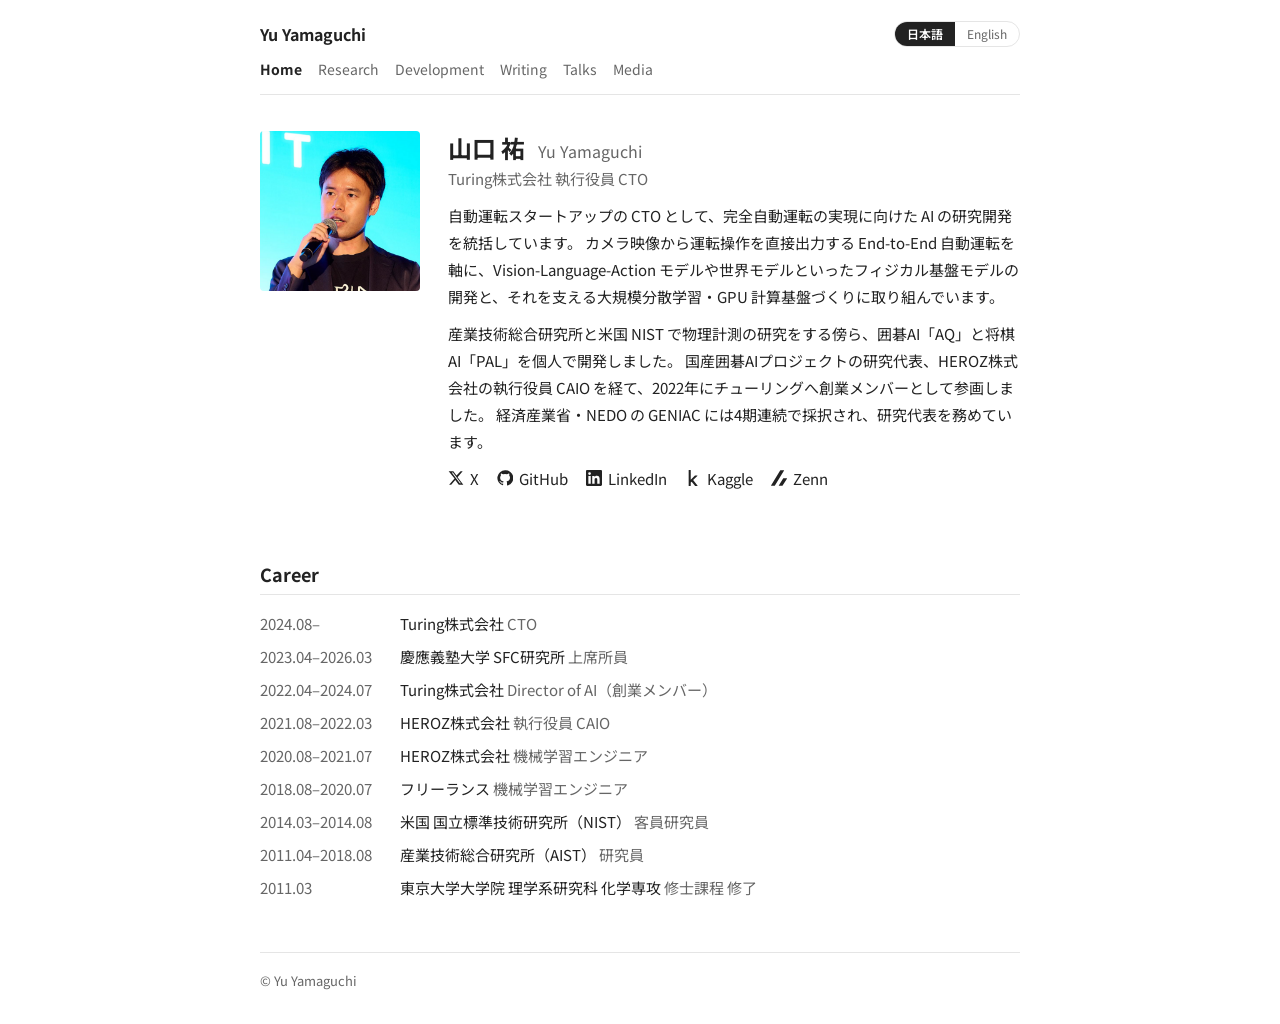
<file: index.html>
<!doctype html>
<html lang="ja">
<head>
  <meta charset="utf-8">
  <meta name="viewport" content="width=device-width, initial-scale=1">
  <title>Yu Yamaguchi | 山口 祐</title>
  <meta name="description" content="山口 祐（Yu Yamaguchi）の個人ページ。自動運転AI、基盤モデル、強化学習、ゲームAI。">
  <meta property="og:title" content="Yu Yamaguchi | 山口 祐">
  <meta property="og:image" content="assets/images/web/turing-official/turipo-cto-profile-stage.png">
  <meta name="twitter:card" content="summary">
  <link rel="icon" href="favicon.svg?v=202610211047" type="image/svg+xml">
  <link rel="icon" href="favicon-32.png?v=202610211047" type="image/png" sizes="32x32">
  <link rel="apple-touch-icon" href="apple-touch-icon.png?v=202610211047">
  <link rel="preconnect" href="https://fonts.googleapis.com">
  <link rel="preconnect" href="https://fonts.gstatic.com" crossorigin>
  <link href="https://fonts.googleapis.com/css2?family=Noto+Sans+JP:wght@400;500;700&display=swap" rel="stylesheet">
  <link rel="stylesheet" href="assets/css/style.css?v=202611181814">
</head>
<body data-page="index.html">
  <div class="wrap">
    <header class="header" id="site-header"></header>
    <main>
      <section class="intro">
        <img class="photo" src="assets/images/web/turing-official/turipo-cto-profile-stage.png" alt="山口 祐" width="160" height="160">
        <div>
          <h1 data-en="Yu Yamaguchi &lt;span&gt;山口 祐&lt;/span&gt;">山口 祐 <span>Yu Yamaguchi</span></h1>
          <p class="affil" data-en="Executive Officer &amp; CTO, Turing Inc.">Turing株式会社 執行役員 CTO</p>
          <p data-en="As CTO of an autonomous driving startup, I lead AI research and development toward fully autonomous driving. Centered on End-to-End driving, which outputs driving controls directly from camera images, I work on physical foundation models such as Vision-Language-Action models and world models, as well as the large-scale distributed training and GPU infrastructure behind them.">
            自動運転スタートアップの CTO として、完全自動運転の実現に向けた AI の研究開発を統括しています。
            カメラ映像から運転操作を直接出力する End-to-End 自動運転を軸に、Vision-Language-Action モデルや世界モデルといったフィジカル基盤モデルの開発と、それを支える大規模分散学習・GPU 計算基盤づくりに取り組んでいます。
          </p>
          <p data-en="While researching physical measurement at AIST and the U.S. NIST, I independently developed the Go AI “AQ” and the Shogi AI “PAL”. After leading a Japanese Go AI project and serving as Executive Officer and CAIO at HEROZ, Inc., I joined Turing as a founding member in 2022. Our projects have been selected for four consecutive rounds of GENIAC, the generative AI program of METI and NEDO, where I serve as principal investigator.">
            産業技術総合研究所と米国 NIST で物理計測の研究をする傍ら、囲碁AI「AQ」と将棋AI「PAL」を個人で開発しました。
            国産囲碁AIプロジェクトの研究代表、HEROZ株式会社の執行役員 CAIO を経て、2022年にチューリングへ創業メンバーとして参画しました。
            経済産業省・NEDO の GENIAC には4期連続で採択され、研究代表を務めています。
          </p>
          <p class="profile-links" id="profile-links"></p>
        </div>
      </section>

      <section>
        <h2>Career</h2>
        <ul class="list" id="career-list"></ul>
      </section>
    </main>
    <footer class="footer" id="site-footer"></footer>
  </div>
  <script src="assets/js/i18n.js?v=202611181814"></script>
  <script src="assets/js/data.js?v=202611181814"></script>
  <script src="assets/js/main.js?v=202611181814"></script>
</body>
</html>
</file>
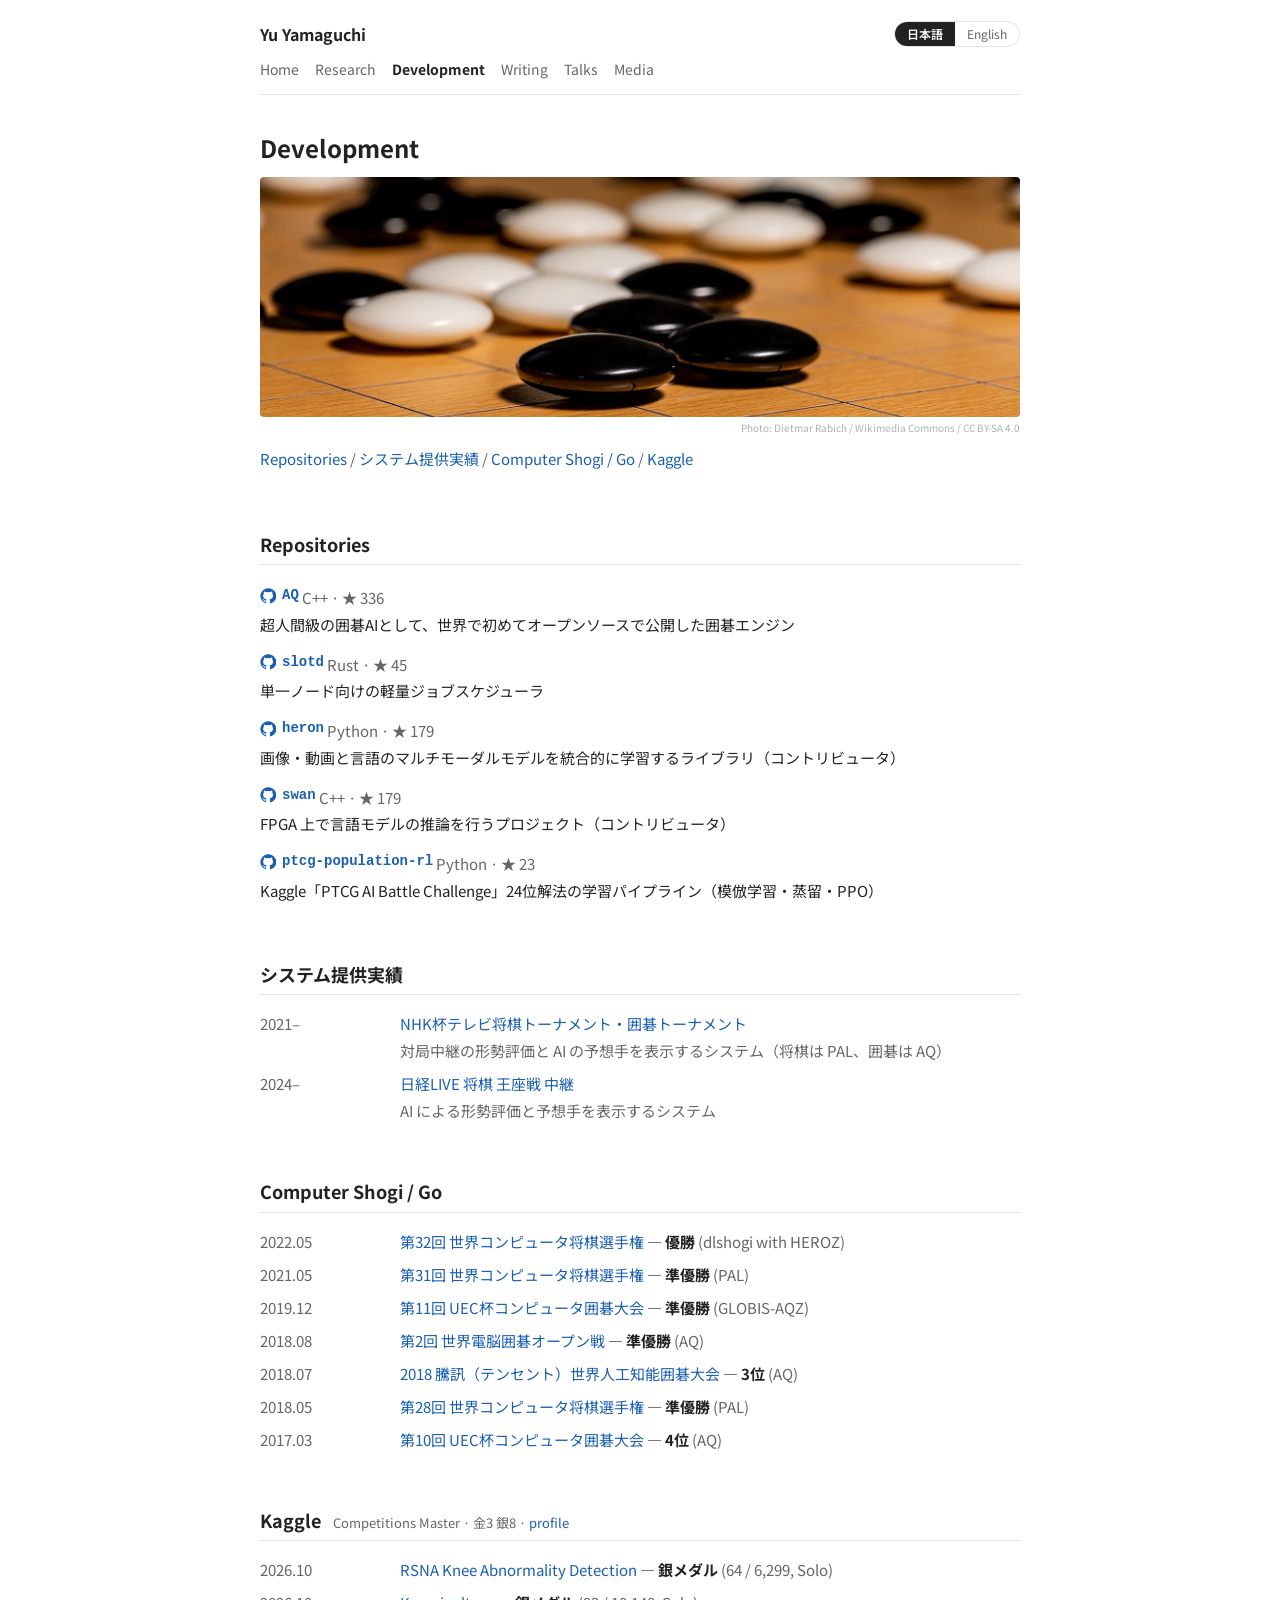
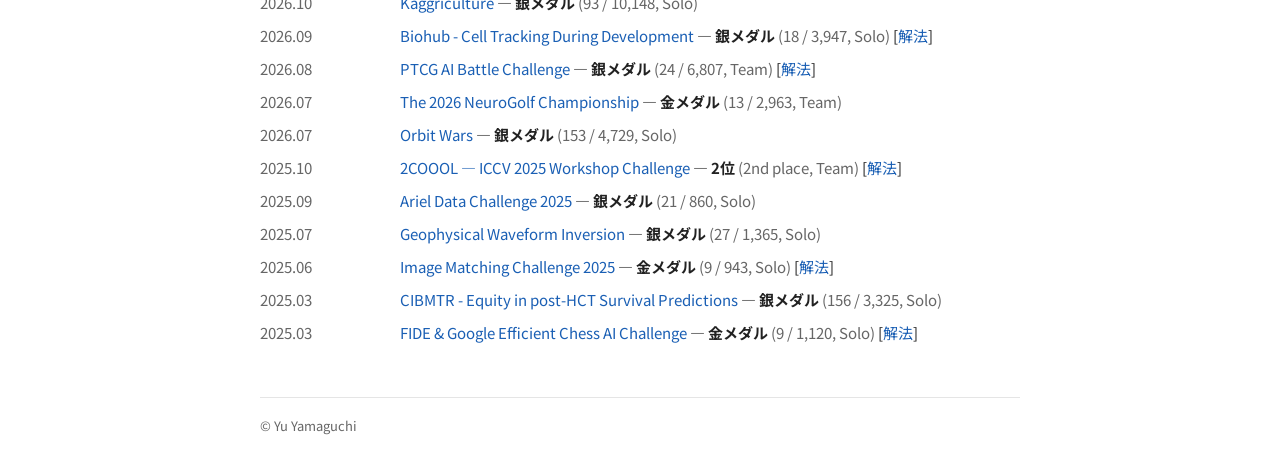
<file: development.html>
<!doctype html>
<html lang="ja">
<head>
  <meta charset="utf-8">
  <meta name="viewport" content="width=device-width, initial-scale=1">
  <title>Development | Yu Yamaguchi</title>
  <meta name="description" content="山口 祐（Yu Yamaguchi）の個人ページ。自動運転AI、基盤モデル、強化学習、ゲームAI。">
  <meta property="og:title" content="Development | Yu Yamaguchi">
  <meta property="og:image" content="assets/images/web/turing-official/turipo-cto-profile-stage.png">
  <meta name="twitter:card" content="summary">
  <link rel="icon" href="favicon.svg?v=202610211047" type="image/svg+xml">
  <link rel="icon" href="favicon-32.png?v=202610211047" type="image/png" sizes="32x32">
  <link rel="apple-touch-icon" href="apple-touch-icon.png?v=202610211047">
  <link rel="preconnect" href="https://fonts.googleapis.com">
  <link rel="preconnect" href="https://fonts.gstatic.com" crossorigin>
  <link href="https://fonts.googleapis.com/css2?family=Noto+Sans+JP:wght@400;500;700&display=swap" rel="stylesheet">
  <link rel="stylesheet" href="assets/css/style.css?v=202611181814">
</head>
<body data-page="development.html">
  <div class="wrap">
    <header class="header" id="site-header"></header>
    <main>
      <h1 class="page-title">Development</h1>
      <figure class="page-photo"><img src="assets/images/site/competitions.jpg" alt="碁盤と碁石" style="object-position: center 60%"><figcaption class="credit">Photo: Dietmar Rabich / <a href="https://commons.wikimedia.org/wiki/File:Go_--_2021_--_6748.jpg">Wikimedia Commons</a> / <a href="https://creativecommons.org/licenses/by-sa/4.0/">CC BY-SA 4.0</a></figcaption></figure>
      <p class="note" id="dev-toc"></p>

      <section id="repositories">
        <h2>Repositories</h2>
        <ul class="list list--repos" id="repo-list"></ul>
      </section>

      <section id="systems">
        <h2 data-en="Systems in Service">システム提供実績</h2>
        <ul class="list" id="system-list"></ul>
      </section>

      <section id="shogi-go">
        <h2>Computer Shogi / Go</h2>
        <ul class="list" id="shogigo-list"></ul>
      </section>

      <section id="kaggle">
        <h2 data-en="Kaggle &lt;span class=&quot;h-note&quot;&gt;Competitions Master · 3 Gold, 8 Silver · &lt;a href=&quot;https://www.kaggle.com/ymgpalaqs&quot;&gt;profile&lt;/a&gt;&lt;/span&gt;">Kaggle <span class="h-note">Competitions Master · 金3 銀8 · <a href="https://www.kaggle.com/ymgpalaqs">profile</a></span></h2>
        <ul class="list" id="kaggle-list"></ul>
      </section>
    </main>
    <footer class="footer" id="site-footer"></footer>
  </div>
  <script src="assets/js/i18n.js?v=202611181814"></script>
  <script src="assets/js/data.js?v=202611181814"></script>
  <script src="assets/js/main.js?v=202611181814"></script>
</body>
</html>
</file>
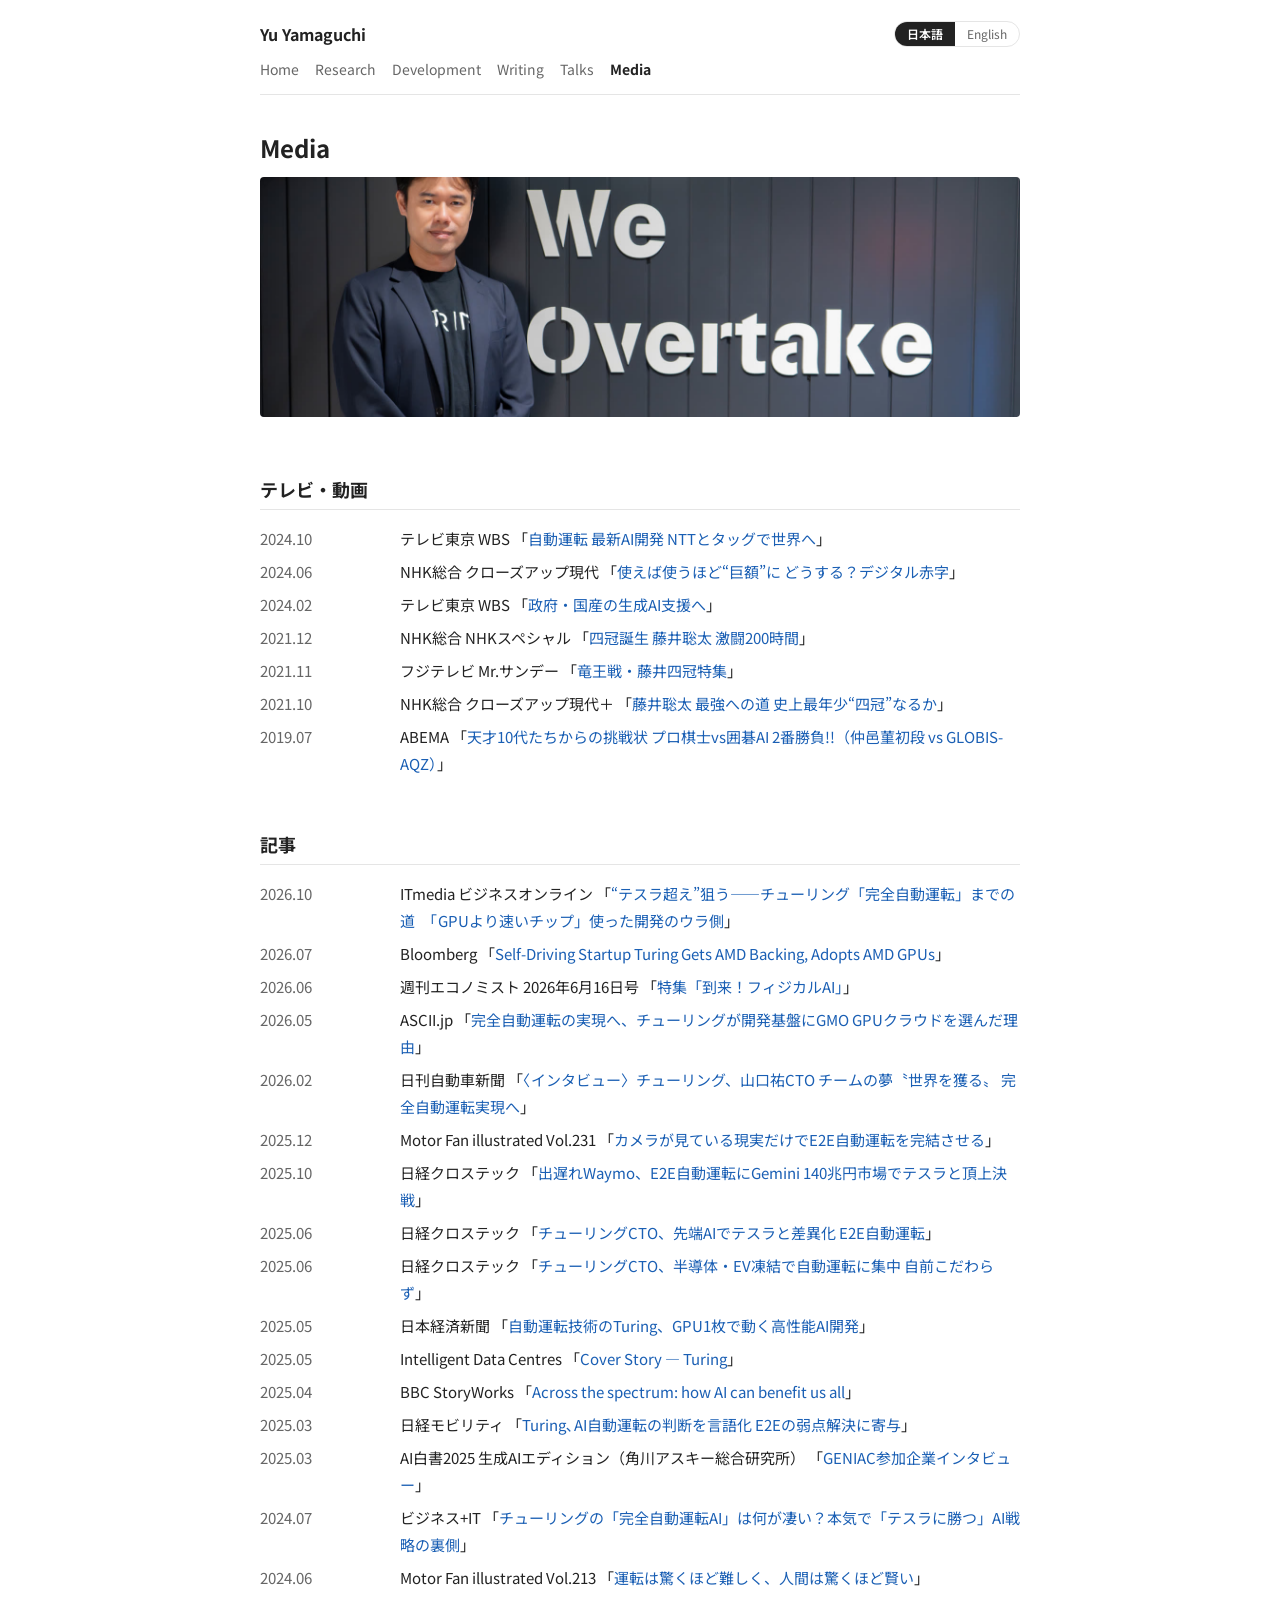
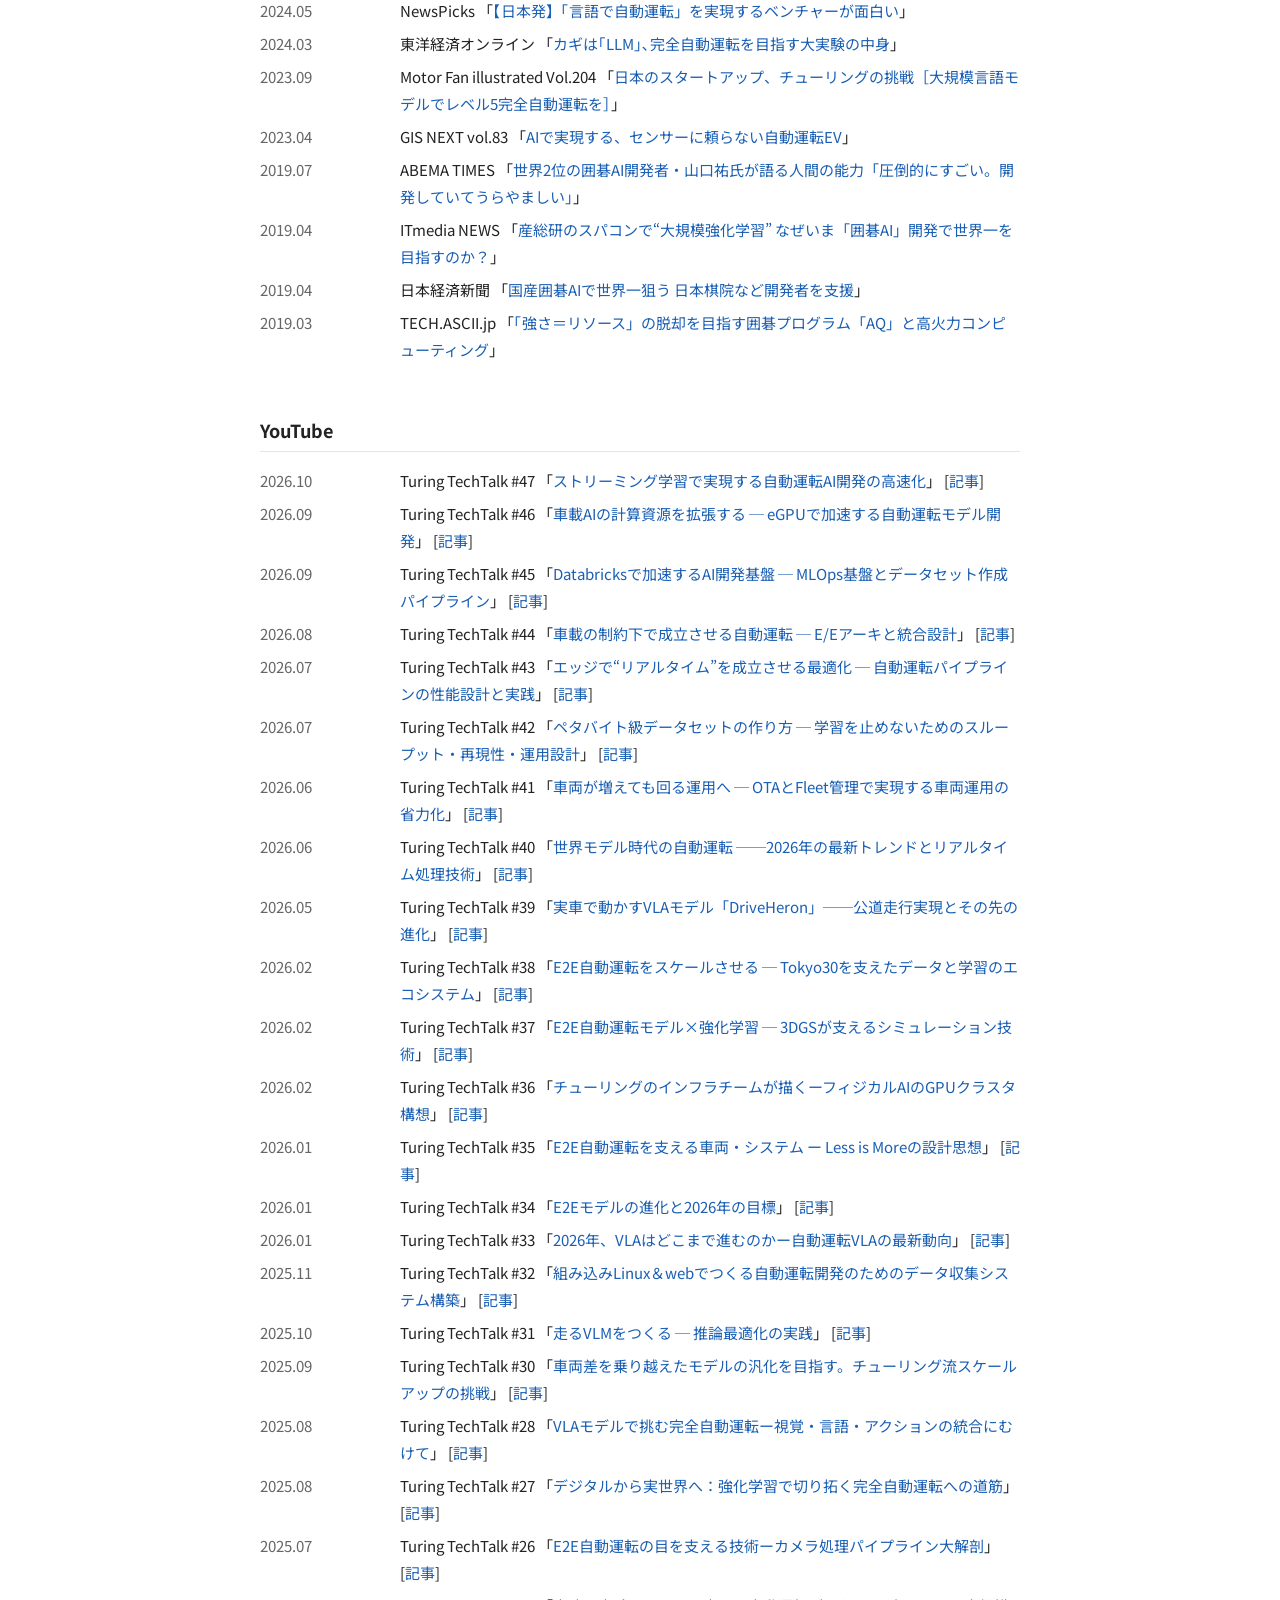
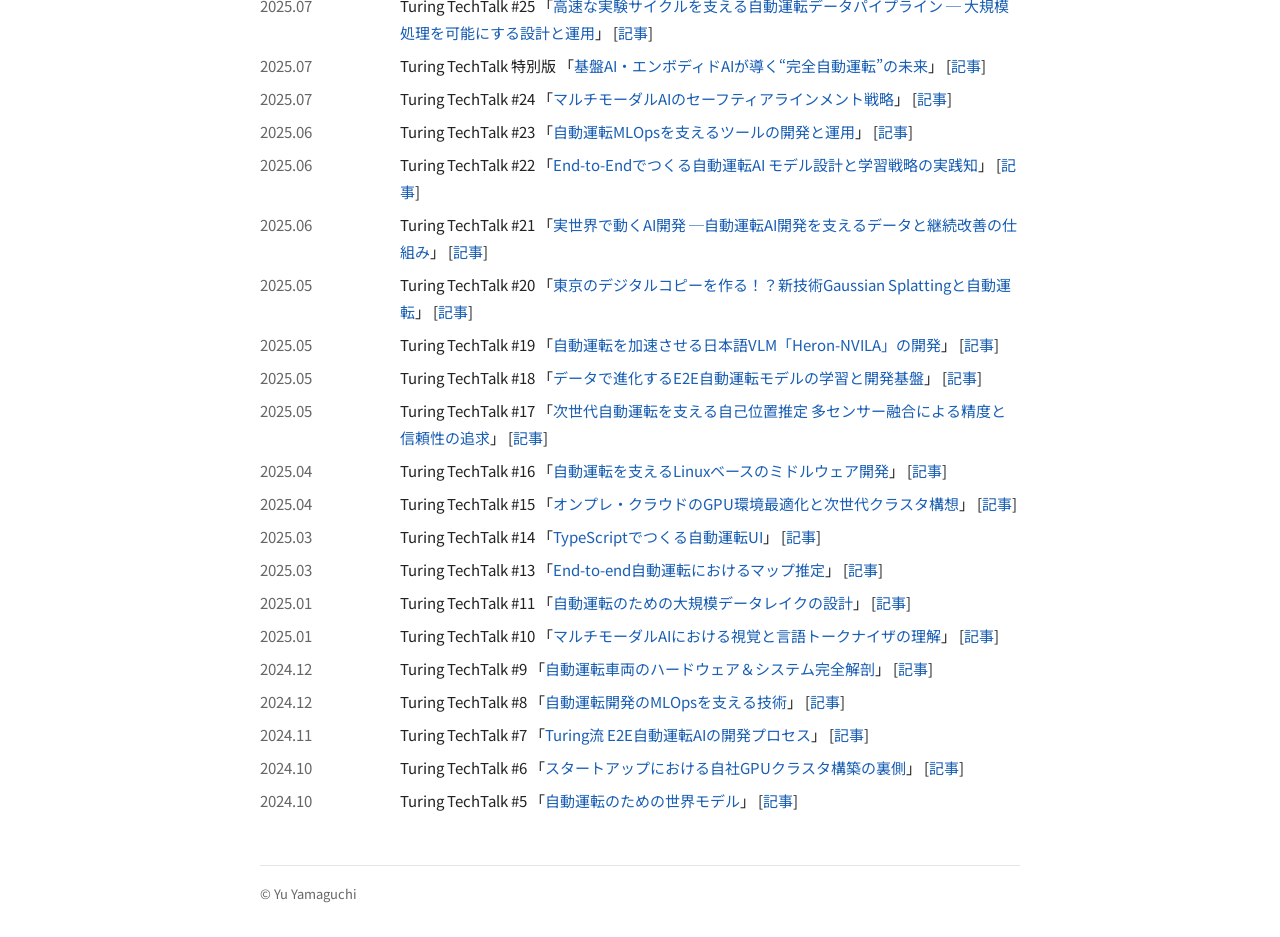
<file: media.html>
<!doctype html>
<html lang="ja">
<head>
  <meta charset="utf-8">
  <meta name="viewport" content="width=device-width, initial-scale=1">
  <title>Media | Yu Yamaguchi</title>
  <meta name="description" content="山口 祐（Yu Yamaguchi）の個人ページ。自動運転AI、基盤モデル、強化学習、ゲームAI。">
  <meta property="og:title" content="Media | Yu Yamaguchi">
  <meta property="og:image" content="assets/images/web/turing-official/turipo-cto-profile-stage.png">
  <meta name="twitter:card" content="summary">
  <link rel="icon" href="favicon.svg?v=202610211047" type="image/svg+xml">
  <link rel="icon" href="favicon-32.png?v=202610211047" type="image/png" sizes="32x32">
  <link rel="apple-touch-icon" href="apple-touch-icon.png?v=202610211047">
  <link rel="preconnect" href="https://fonts.googleapis.com">
  <link rel="preconnect" href="https://fonts.gstatic.com" crossorigin>
  <link href="https://fonts.googleapis.com/css2?family=Noto+Sans+JP:wght@400;500;700&display=swap" rel="stylesheet">
  <link rel="stylesheet" href="assets/css/style.css?v=202611181814">
</head>
<body data-page="media.html">
  <div class="wrap">
    <header class="header" id="site-header"></header>
    <main>
      <h1 class="page-title">Media</h1>
      <figure class="page-photo"><img src="assets/images/site/media.jpg" alt="山口 祐" style="object-position: center 30%"></figure>
      <section>
        <h2 data-en="TV &amp; Video">テレビ・動画</h2>
        <ul class="list" id="tv-list"></ul>
      </section>

      <section>
        <h2 data-en="Articles">記事</h2>
        <ul class="list" id="media-list"></ul>
      </section>

      <section>
        <h2>YouTube</h2>
        <ul class="list" id="youtube-list"></ul>
      </section>
    </main>
    <footer class="footer" id="site-footer"></footer>
  </div>
  <script src="assets/js/i18n.js?v=202611181814"></script>
  <script src="assets/js/data.js?v=202611181814"></script>
  <script src="assets/js/main.js?v=202611181814"></script>
</body>
</html>
</file>
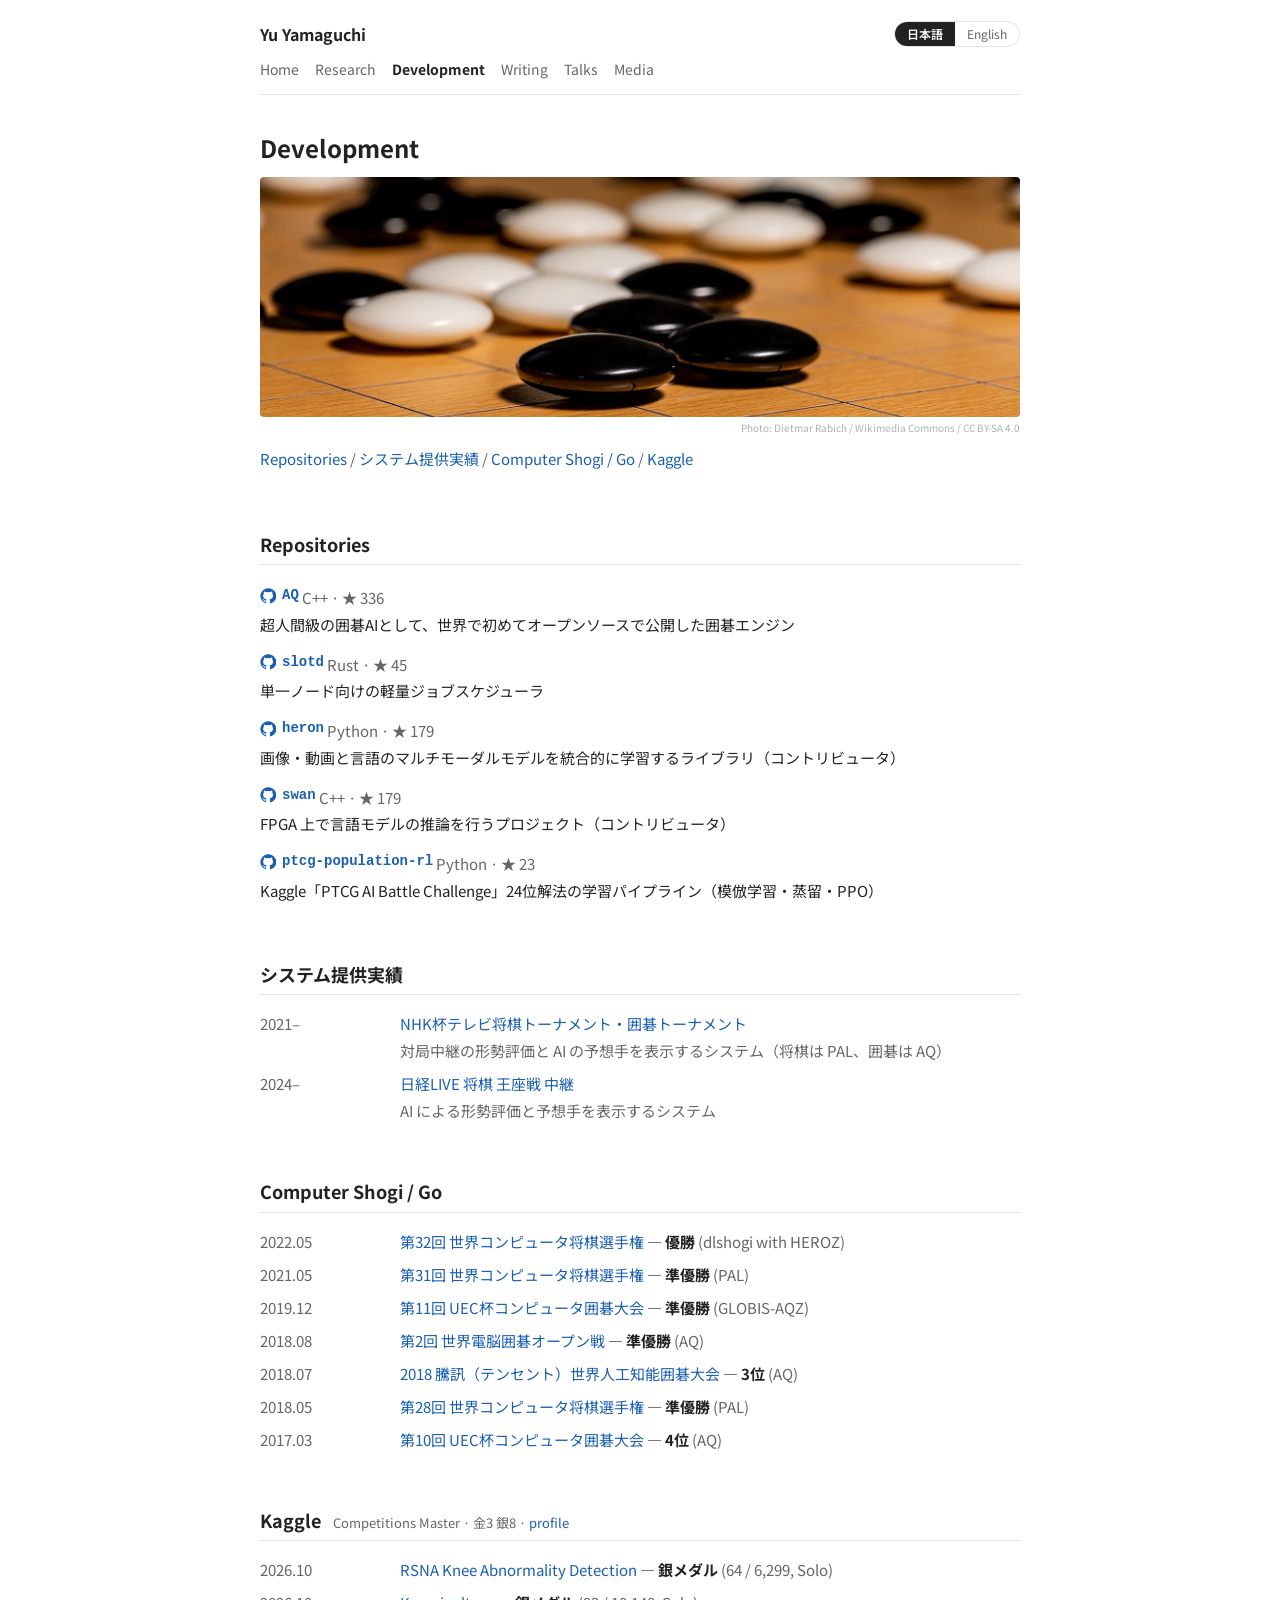
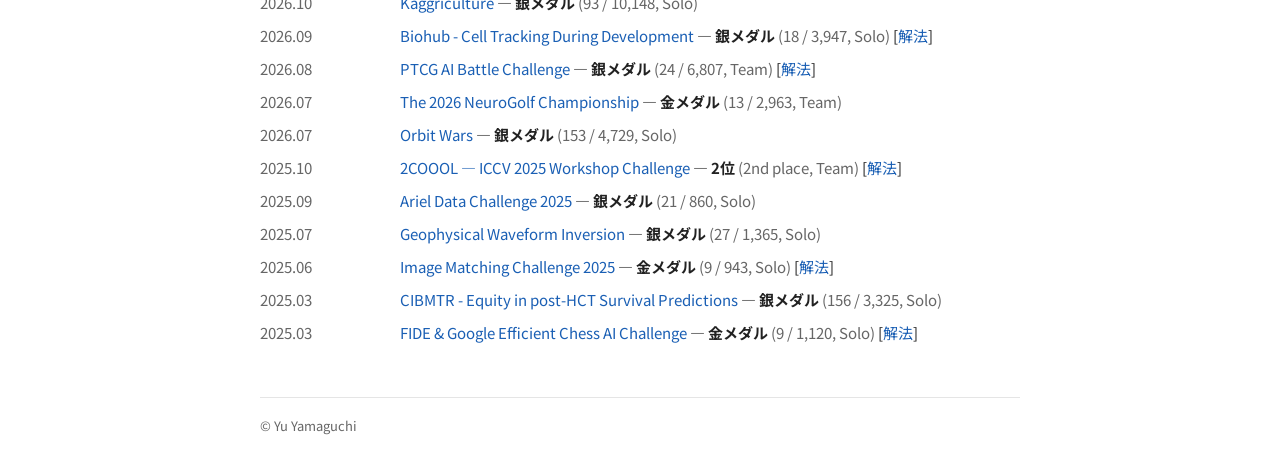
<file: projects.html>
<!doctype html>
<html lang="ja">
<head>
  <meta charset="utf-8">
  <meta http-equiv="refresh" content="0; url=development.html">
  <link rel="canonical" href="development.html">
  <title>Development | Yu Yamaguchi</title>
</head>
<body>
  <p><a href="development.html">Development</a> へ移動しました。</p>
</body>
</html>
</file>
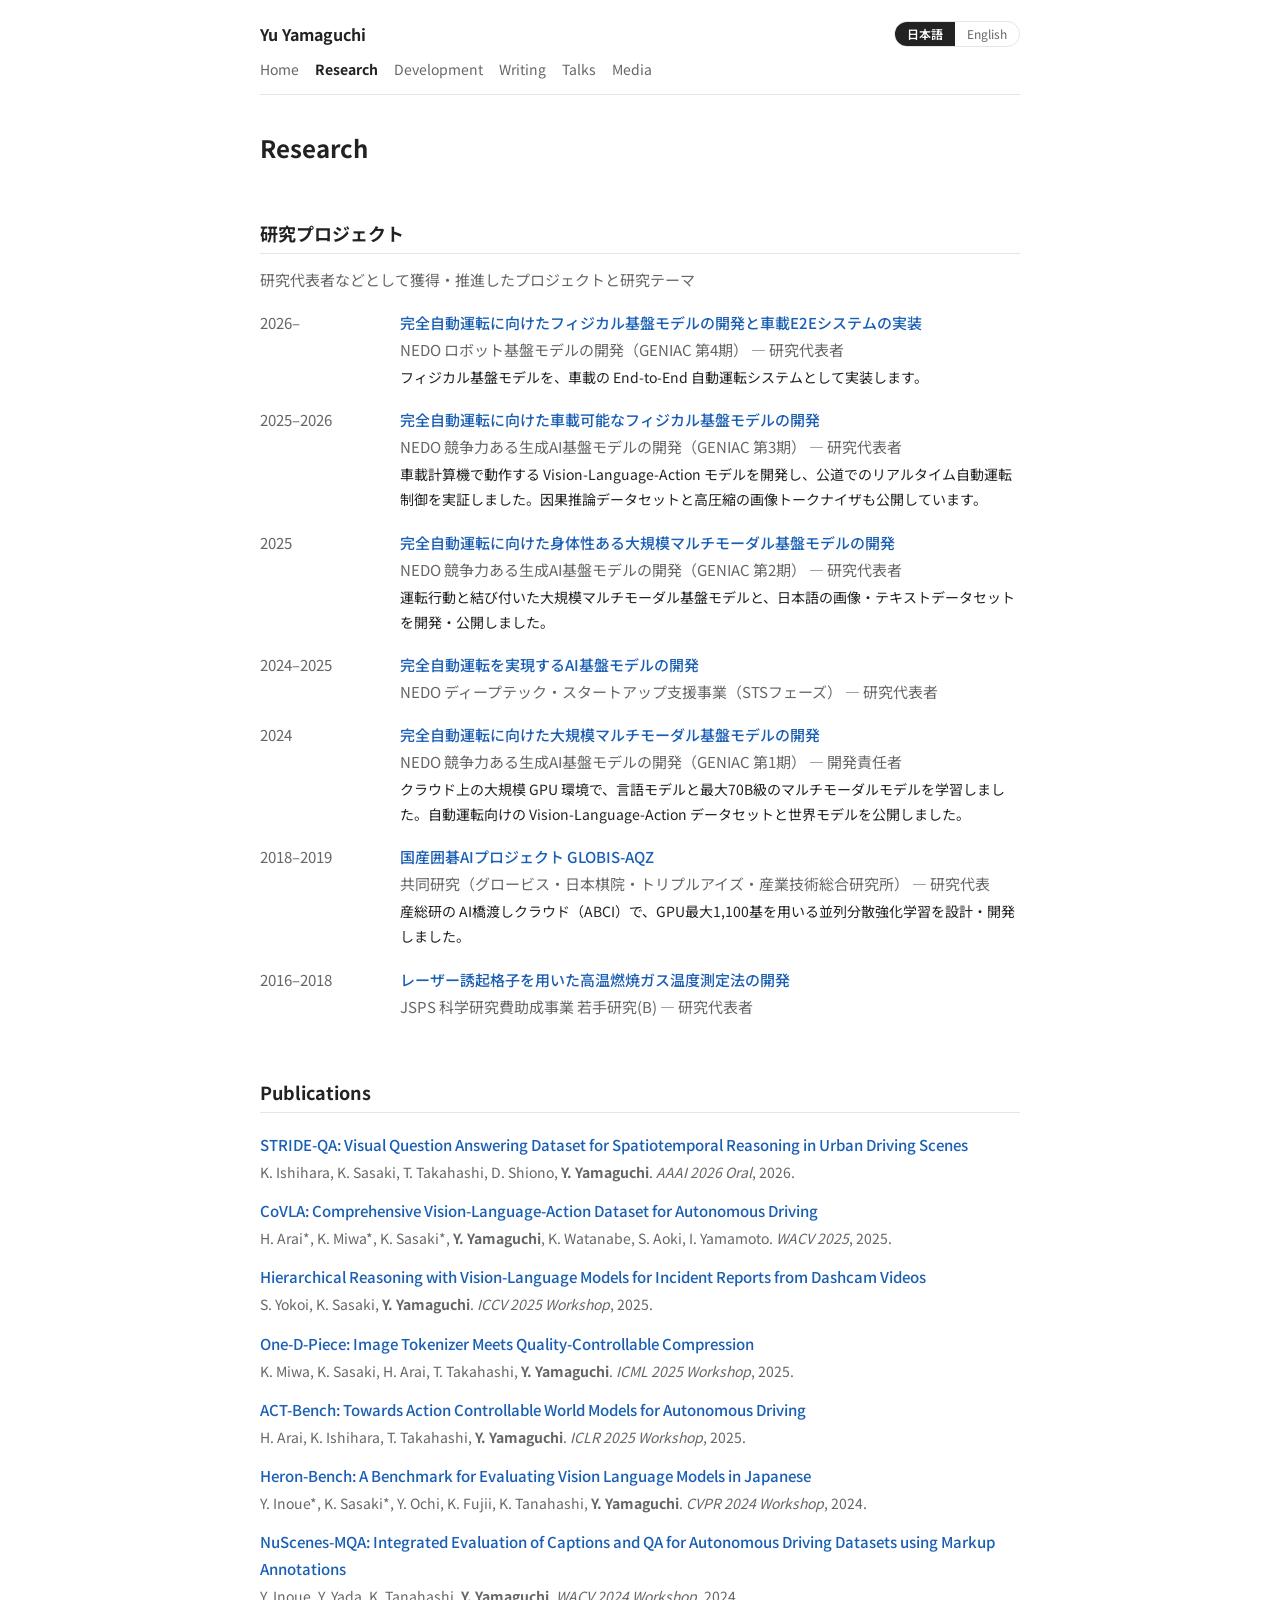
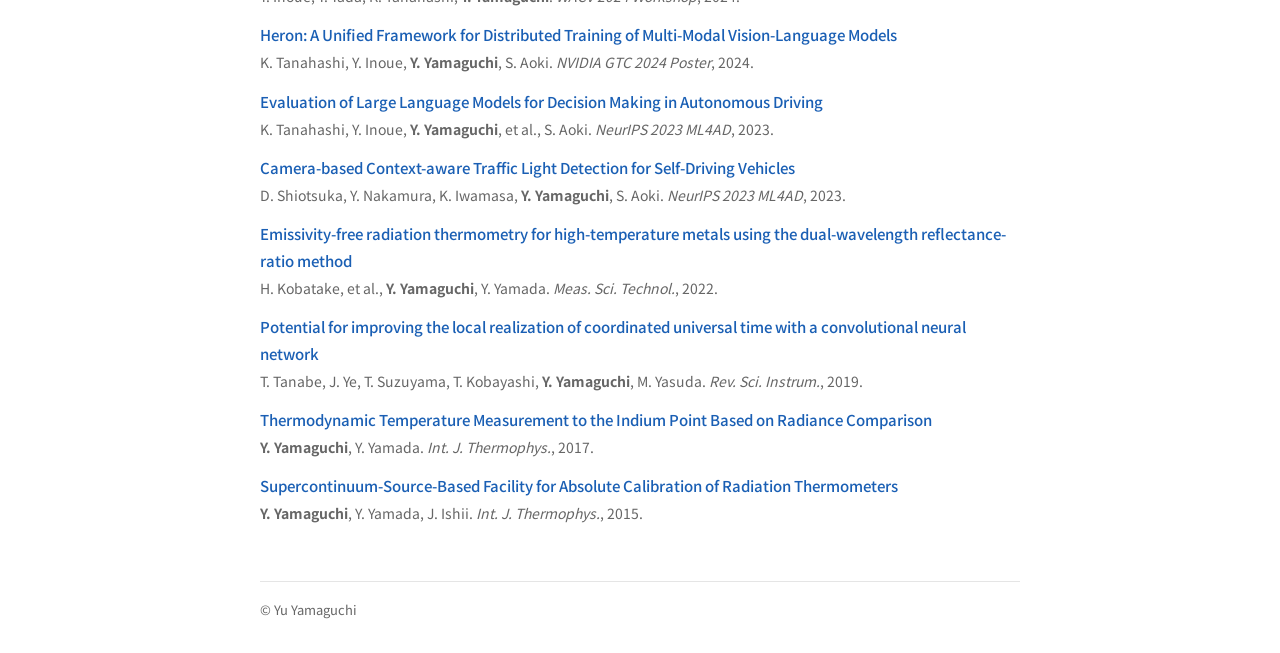
<file: research.html>
<!doctype html>
<html lang="ja">
<head>
  <meta charset="utf-8">
  <meta name="viewport" content="width=device-width, initial-scale=1">
  <title>Research | Yu Yamaguchi</title>
  <meta name="description" content="山口 祐（Yu Yamaguchi）の個人ページ。自動運転AI、基盤モデル、強化学習、ゲームAI。">
  <meta property="og:title" content="Research | Yu Yamaguchi">
  <meta property="og:image" content="assets/images/web/turing-official/turipo-cto-profile-stage.png">
  <meta name="twitter:card" content="summary">
  <link rel="icon" href="favicon.svg?v=202610211047" type="image/svg+xml">
  <link rel="icon" href="favicon-32.png?v=202610211047" type="image/png" sizes="32x32">
  <link rel="apple-touch-icon" href="apple-touch-icon.png?v=202610211047">
  <link rel="preconnect" href="https://fonts.googleapis.com">
  <link rel="preconnect" href="https://fonts.gstatic.com" crossorigin>
  <link href="https://fonts.googleapis.com/css2?family=Noto+Sans+JP:wght@400;500;700&display=swap" rel="stylesheet">
  <link rel="stylesheet" href="assets/css/style.css?v=202611181814">
</head>
<body data-page="research.html">
  <div class="wrap">
    <header class="header" id="site-header"></header>
    <main>
      <h1 class="page-title">Research</h1>

      <section>
        <h2 data-en="Research Projects">研究プロジェクト</h2>
        <p class="note" data-en="Projects and research themes I have acquired and led, including as principal investigator">研究代表者などとして獲得・推進したプロジェクトと研究テーマ</p>
        <ul class="list list--research" id="research-list"></ul>
      </section>

      <section>
        <h2>Publications</h2>
        <ul class="list list--pubs" id="paper-list"></ul>
      </section>
    </main>
    <footer class="footer" id="site-footer"></footer>
  </div>
  <script src="assets/js/i18n.js?v=202611181814"></script>
  <script src="assets/js/data.js?v=202611181814"></script>
  <script src="assets/js/main.js?v=202611181814"></script>
</body>
</html>
</file>
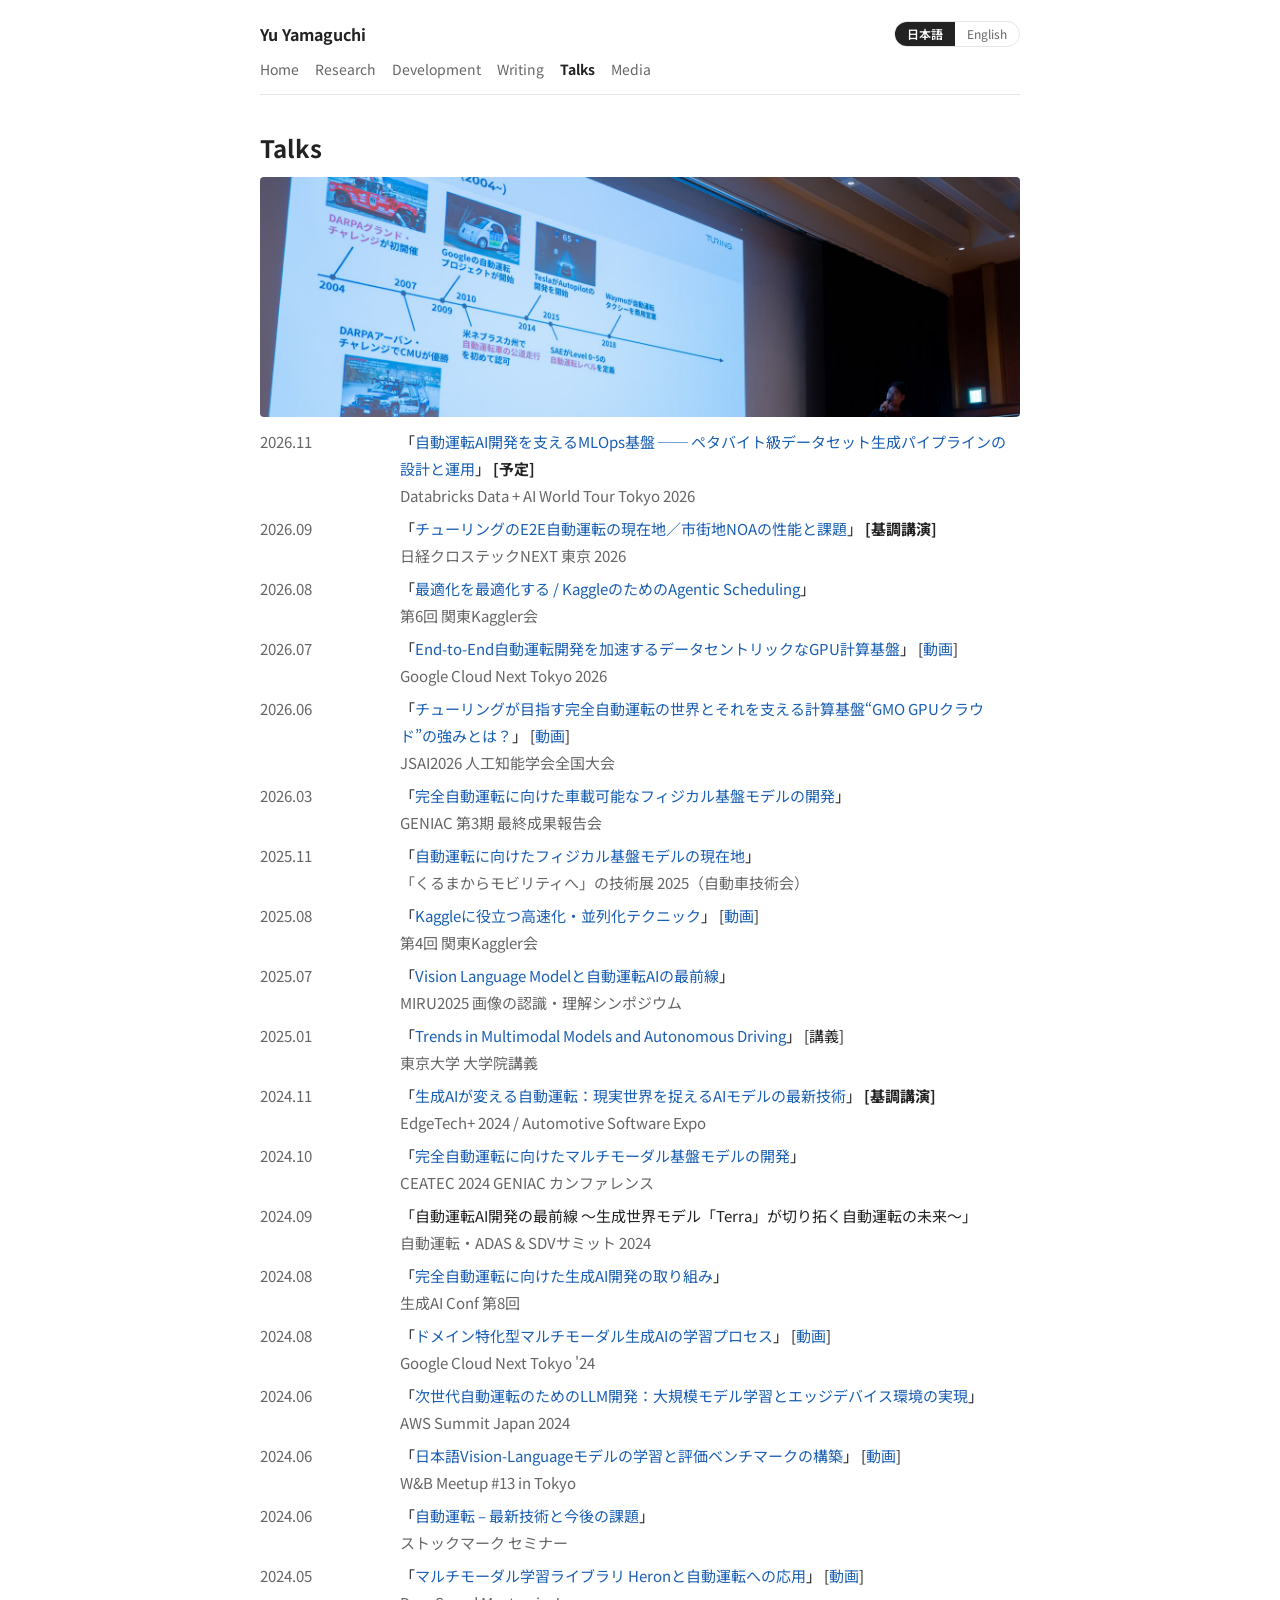
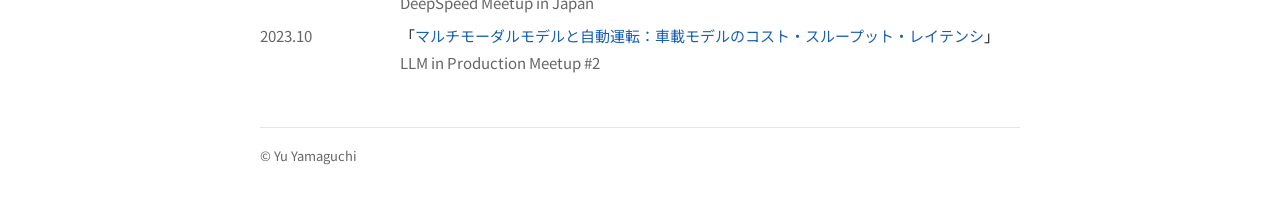
<file: talks.html>
<!doctype html>
<html lang="ja">
<head>
  <meta charset="utf-8">
  <meta name="viewport" content="width=device-width, initial-scale=1">
  <title>Talks | Yu Yamaguchi</title>
  <meta name="description" content="山口 祐（Yu Yamaguchi）の個人ページ。自動運転AI、基盤モデル、強化学習、ゲームAI。">
  <meta property="og:title" content="Talks | Yu Yamaguchi">
  <meta property="og:image" content="assets/images/web/turing-official/turipo-cto-profile-stage.png">
  <meta name="twitter:card" content="summary">
  <link rel="icon" href="favicon.svg?v=202610211047" type="image/svg+xml">
  <link rel="icon" href="favicon-32.png?v=202610211047" type="image/png" sizes="32x32">
  <link rel="apple-touch-icon" href="apple-touch-icon.png?v=202610211047">
  <link rel="preconnect" href="https://fonts.googleapis.com">
  <link rel="preconnect" href="https://fonts.gstatic.com" crossorigin>
  <link href="https://fonts.googleapis.com/css2?family=Noto+Sans+JP:wght@400;500;700&display=swap" rel="stylesheet">
  <link rel="stylesheet" href="assets/css/style.css?v=202611181814">
</head>
<body data-page="talks.html">
  <div class="wrap">
    <header class="header" id="site-header"></header>
    <main>
      <h1 class="page-title">Talks</h1>
      <figure class="page-photo"><img src="assets/images/site/talks.jpg" alt="講演の様子" style="object-position: center 40%"></figure>
      <ul class="list" id="talk-list"></ul>
    </main>
    <footer class="footer" id="site-footer"></footer>
  </div>
  <script src="assets/js/i18n.js?v=202611181814"></script>
  <script src="assets/js/data.js?v=202611181814"></script>
  <script src="assets/js/main.js?v=202611181814"></script>
</body>
</html>
</file>
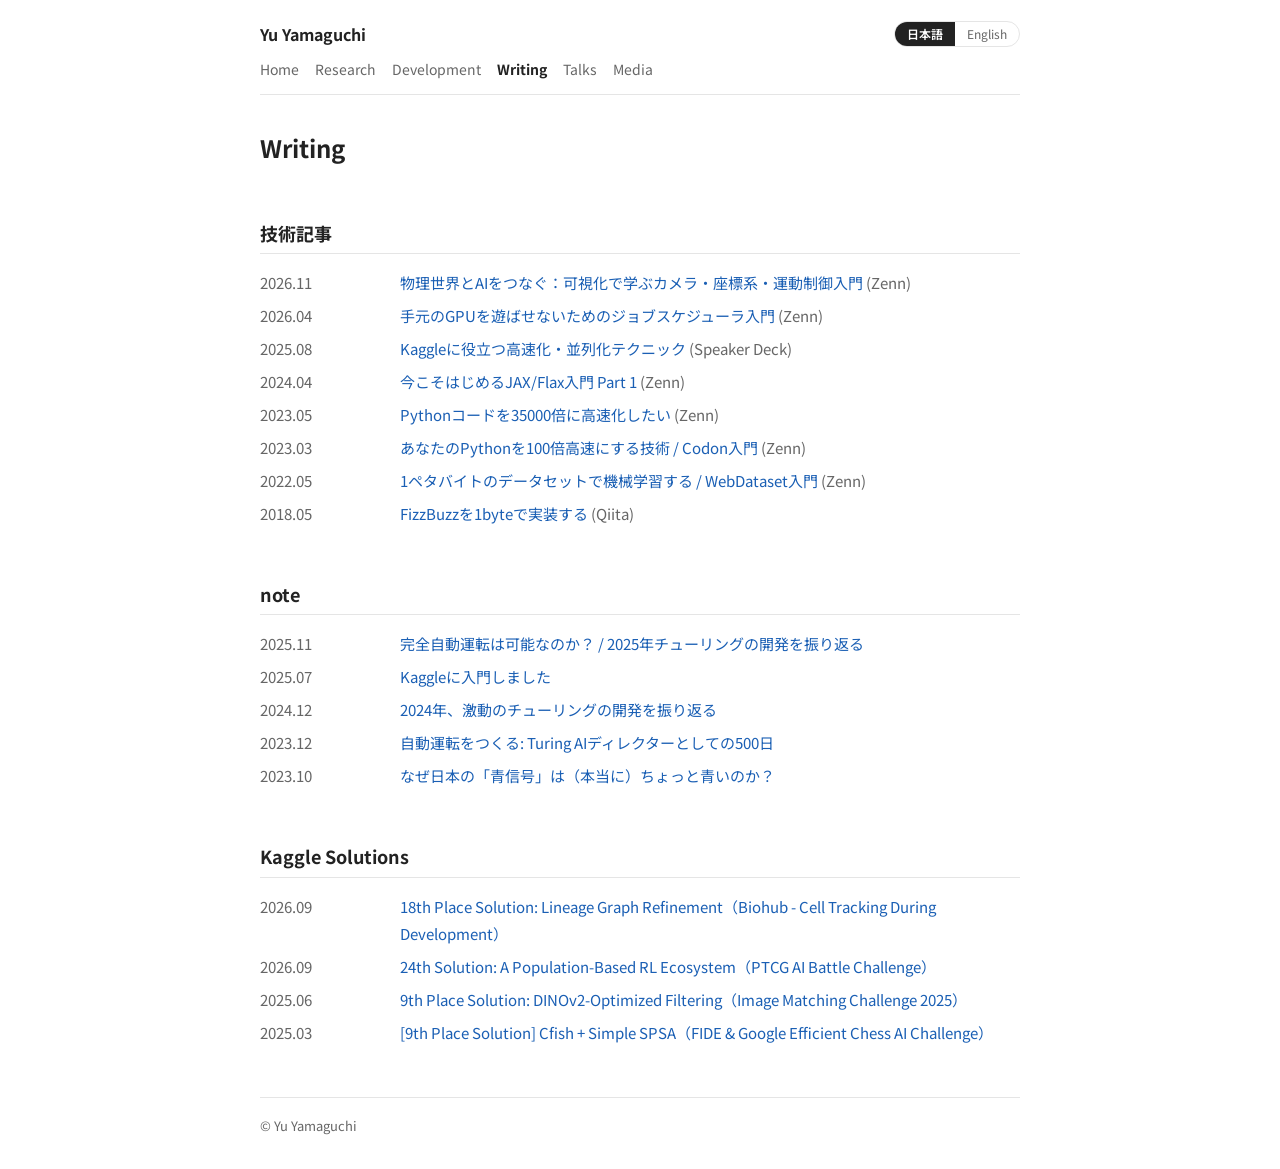
<file: writing.html>
<!doctype html>
<html lang="ja">
<head>
  <meta charset="utf-8">
  <meta name="viewport" content="width=device-width, initial-scale=1">
  <title>Writing | Yu Yamaguchi</title>
  <meta name="description" content="山口 祐（Yu Yamaguchi）の個人ページ。自動運転AI、基盤モデル、強化学習、ゲームAI。">
  <meta property="og:title" content="Writing | Yu Yamaguchi">
  <meta property="og:image" content="assets/images/web/turing-official/turipo-cto-profile-stage.png">
  <meta name="twitter:card" content="summary">
  <link rel="icon" href="favicon.svg?v=202610211047" type="image/svg+xml">
  <link rel="icon" href="favicon-32.png?v=202610211047" type="image/png" sizes="32x32">
  <link rel="apple-touch-icon" href="apple-touch-icon.png?v=202610211047">
  <link rel="preconnect" href="https://fonts.googleapis.com">
  <link rel="preconnect" href="https://fonts.gstatic.com" crossorigin>
  <link href="https://fonts.googleapis.com/css2?family=Noto+Sans+JP:wght@400;500;700&display=swap" rel="stylesheet">
  <link rel="stylesheet" href="assets/css/style.css?v=202611181814">
</head>
<body data-page="writing.html">
  <div class="wrap">
    <header class="header" id="site-header"></header>
    <main>
      <h1 class="page-title">Writing</h1>
      <div id="writing-list"></div>
    </main>
    <footer class="footer" id="site-footer"></footer>
  </div>
  <script src="assets/js/i18n.js?v=202611181814"></script>
  <script src="assets/js/data.js?v=202611181814"></script>
  <script src="assets/js/main.js?v=202611181814"></script>
</body>
</html>
</file>
<file: assets/css/style.css>
:root {
  --text: #222;
  --sub: #666;
  --line: #e5e5e5;
  --link: #1a5fb4;
}

* { box-sizing: border-box; }
html { -webkit-text-size-adjust: 100%; }
body {
  margin: 0;
  background: #fff;
  color: var(--text);
  font-family: -apple-system, BlinkMacSystemFont, "Helvetica Neue", "Noto Sans JP", "Hiragino Sans", "Hiragino Kaku Gothic ProN", Meiryo, sans-serif;
  font-size: 15px;
  line-height: 1.8;
}
a { color: var(--link); text-decoration: none; }
a:hover { text-decoration: underline; }

.wrap { max-width: 800px; margin: 0 auto; padding: 0 20px; }

/* header */
.header {
  display: flex; flex-wrap: wrap; align-items: baseline; justify-content: space-between; gap: 4px 24px;
  padding: 20px 0 12px; border-bottom: 1px solid var(--line);
}
.site-name { color: var(--text); font-weight: 700; font-size: 16px; }
.site-name:hover { text-decoration: none; }
.nav { display: flex; flex-wrap: wrap; gap: 4px 16px; font-size: 14px; }
.nav a { color: var(--sub); }
.nav a:hover, .nav a.active { color: var(--text); }
.nav a.active { font-weight: 700; }

/* intro */
.intro { display: flex; gap: 28px; align-items: flex-start; padding: 36px 0 8px; }
.photo { width: 160px; height: 160px; object-fit: cover; border-radius: 4px; flex-shrink: 0; }
h1 { font-size: 24px; font-weight: 700; margin: 0; line-height: 1.4; }
h1 span { font-size: 16px; font-weight: 400; color: var(--sub); margin-left: 8px; }
.affil { margin: 2px 0 12px; color: var(--sub); }
.intro p { margin: 0 0 10px; }
.profile-links { display: flex; flex-wrap: wrap; gap: 6px 18px; margin-top: 14px; }
.profile-links a { display: inline-flex; align-items: center; gap: 6px; color: var(--text); white-space: nowrap; }
.profile-links a:hover { color: var(--link); text-decoration: none; }
.profile-links svg { flex-shrink: 0; }

.page-title { font-size: 24px; margin: 36px 0 4px; }

/* sections */
section { padding-top: 12px; }
h2 {
  font-size: 18px; font-weight: 700; margin: 36px 0 12px; padding-bottom: 4px;
  border-bottom: 1px solid var(--line);
}
h3 { font-size: 15px; font-weight: 700; margin: 24px 0 8px; }
.h-note { font-weight: 400; color: var(--sub); font-size: 13px; margin-left: 8px; }
.note { color: var(--sub); margin: 0 0 8px; }

/* lists: date | content */
.list { list-style: none; margin: 0; padding: 0; }
.list li { display: grid; grid-template-columns: 124px 1fr; gap: 16px; padding: 3px 0; }
.list .date { color: var(--sub); font-variant-numeric: tabular-nums; white-space: nowrap; }
.list .sub { color: var(--sub); }
.list .tag { color: var(--sub); font-size: 13px; }
.list--plain li { display: block; padding: 6px 0; }
.list--plain .desc { color: var(--sub); }
.list--research li { padding: 8px 0; }
.list--repos li { display: block; padding: 6px 0; }
.repo-name { display: inline-flex; align-items: center; gap: 6px; font-weight: 600; font-family: ui-monospace, SFMono-Regular, Menlo, monospace; font-size: 14px; }
.r-title { font-weight: 500; }
.r-desc { font-size: 14px; margin-top: 2px; }
.lead { margin: 0 0 8px; font-size: 16px; }
.bullets { margin: 0; padding-left: 1.3em; }
.bullets li { padding: 3px 0; }
.small { font-size: 13px; }
.topic + .topic { margin-top: 16px; }
.topic h3 { margin: 20px 0 4px; }
.topic p { margin: 0 0 8px; }
.topic b { font-weight: 700; }
.list--pubs li { display: block; padding: 6px 0; }
.list--pubs .title { font-weight: 500; }
.list--pubs .authors { color: var(--sub); font-size: 14px; }
.list--pubs .venue { font-style: italic; }

.footer { margin: 48px 0 0; padding: 16px 0 32px; border-top: 1px solid var(--line); color: var(--sub); font-size: 13px; }

@media (max-width: 600px) {
  body { font-size: 14px; }
  .intro { flex-direction: column; gap: 16px; padding-top: 24px; }
  .photo { width: 120px; height: 120px; }
  .list li { grid-template-columns: 1fr; gap: 0; padding: 6px 0; }
}

.page-photo { margin: 12px 0 8px; }
.page-photo img { display: block; width: 100%; height: 240px; object-fit: cover; border-radius: 4px; }
@media (max-width: 600px) { .page-photo img { height: 170px; } }
.page-photo figcaption { margin-top: 4px; font-size: 12px; color: var(--sub); }
.page-photo--figure img { height: auto; object-fit: contain; border: 1px solid var(--line); background: #fff; }
.page-photo--natural img { width: auto; max-width: 100%; height: 300px; }
.page-photo .credit { margin-top: 2px; font-size: 10px; color: #b0b0b0; text-align: right; }
.page-photo .credit a { color: inherit; }

/* header: 1行目に名前と言語切り替え、2行目にタブ */
.header { display: block; }
.header-top { display: flex; align-items: center; justify-content: space-between; gap: 12px; margin-bottom: 8px; }
.lang-switch { display: inline-flex; border: 1px solid var(--line); border-radius: 999px; overflow: hidden; font-size: 12px; line-height: 1; }
.lang-btn { padding: 6px 12px; color: var(--sub); }
.lang-btn:hover { color: var(--text); background: #f5f5f5; text-decoration: none; }
.lang-btn.is-active { background: var(--text); color: #fff; font-weight: 600; }
</file>
